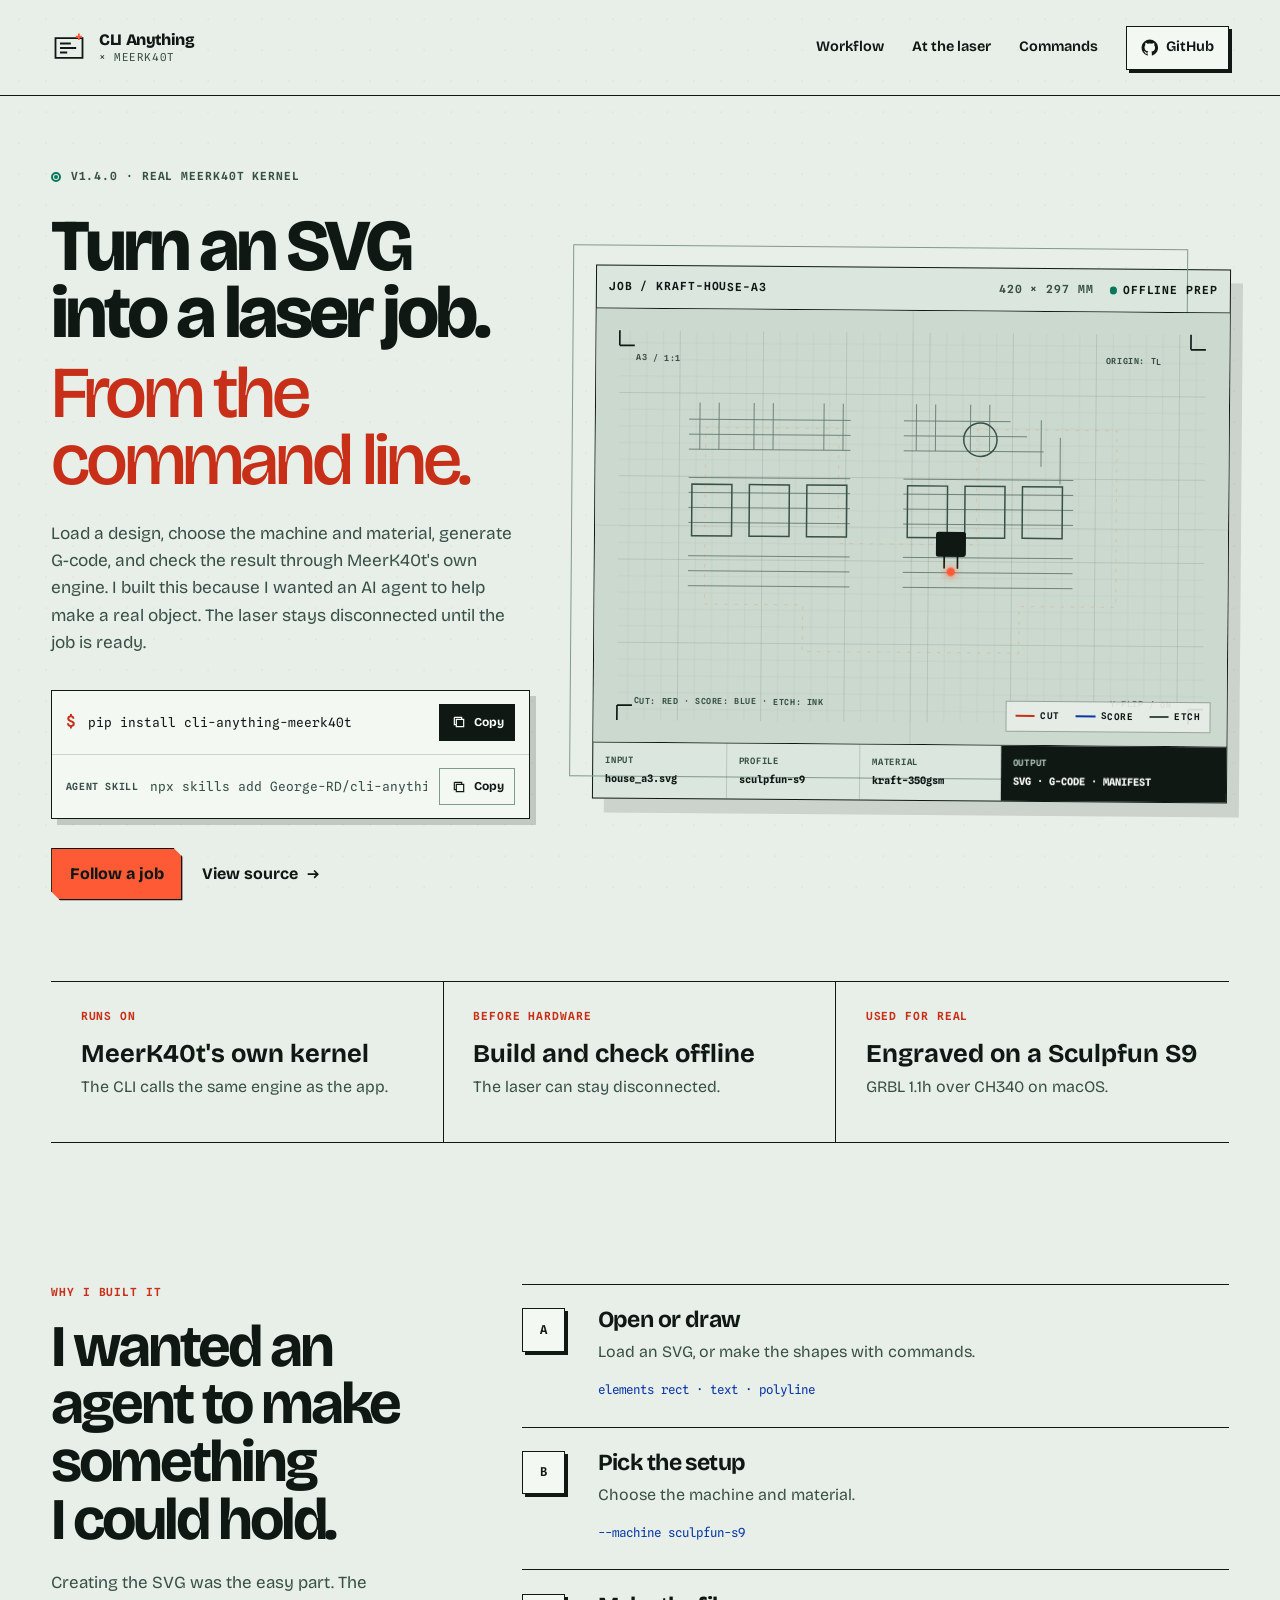
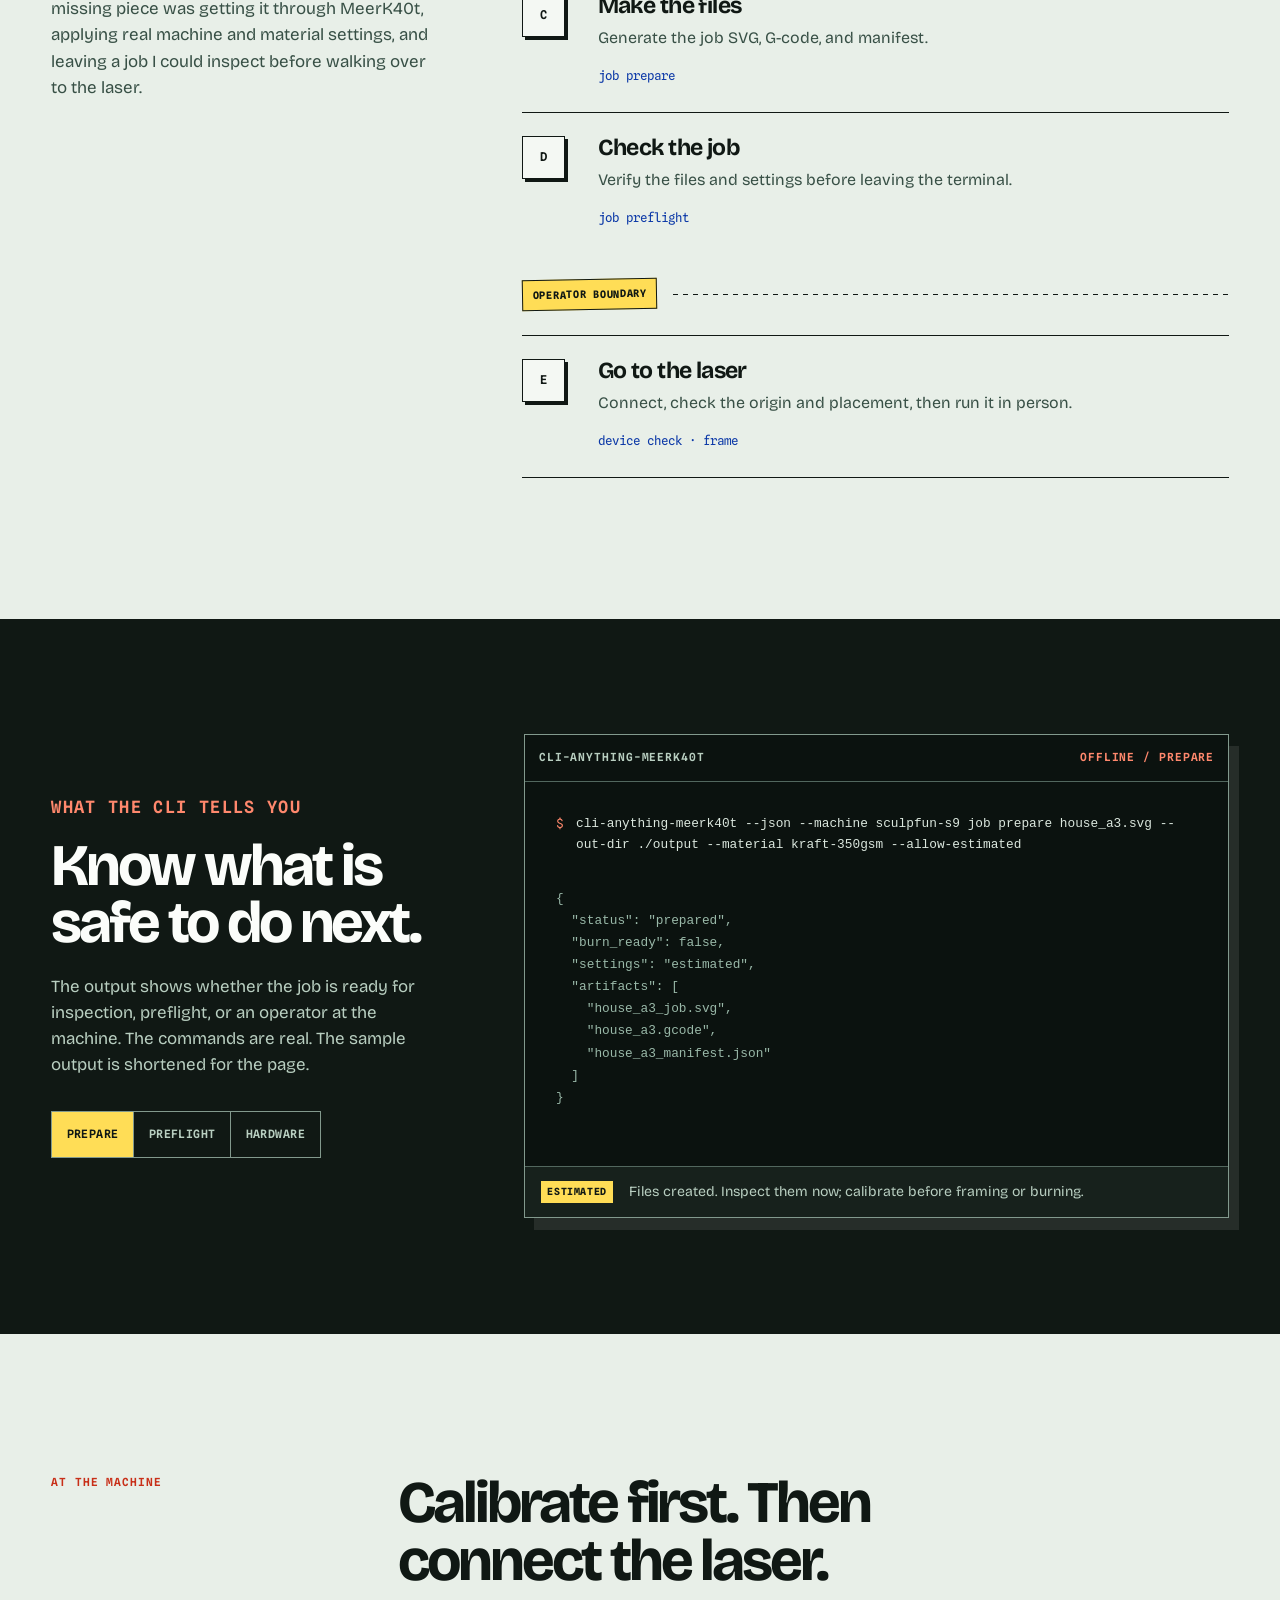
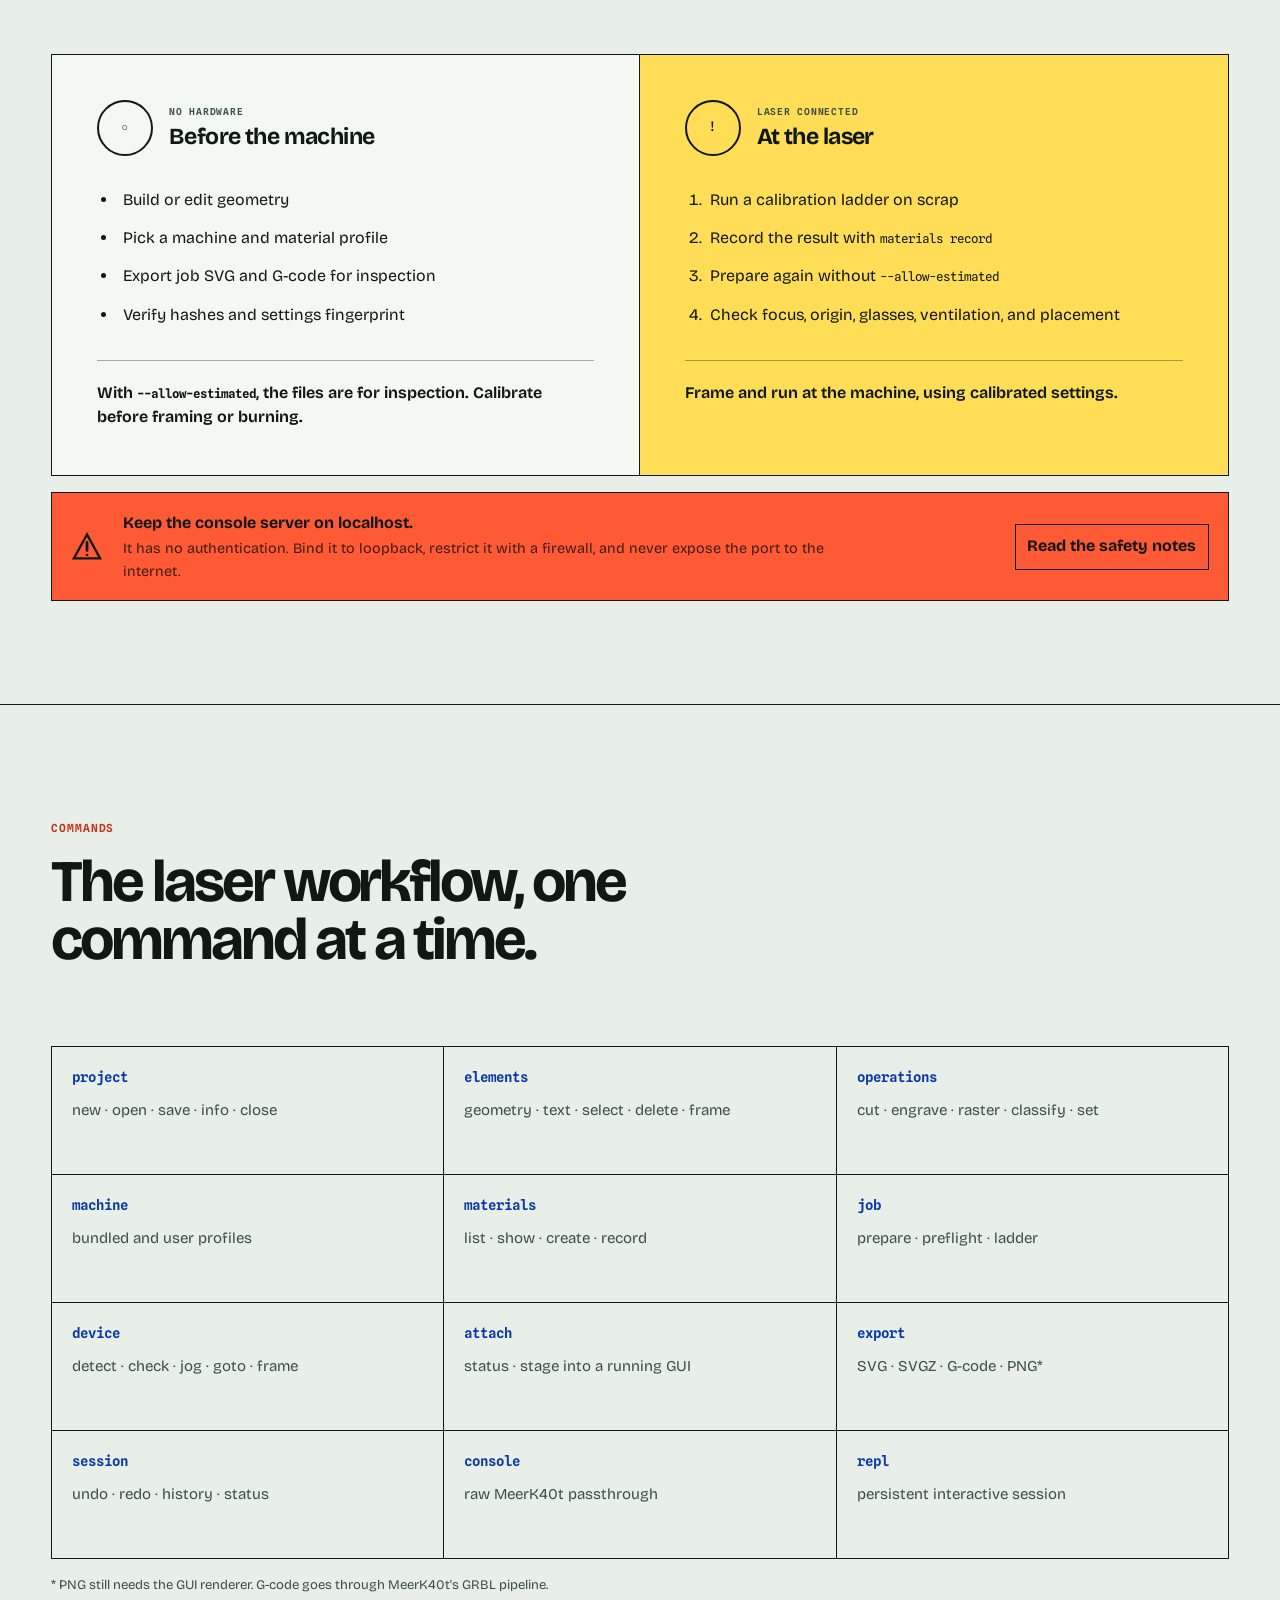
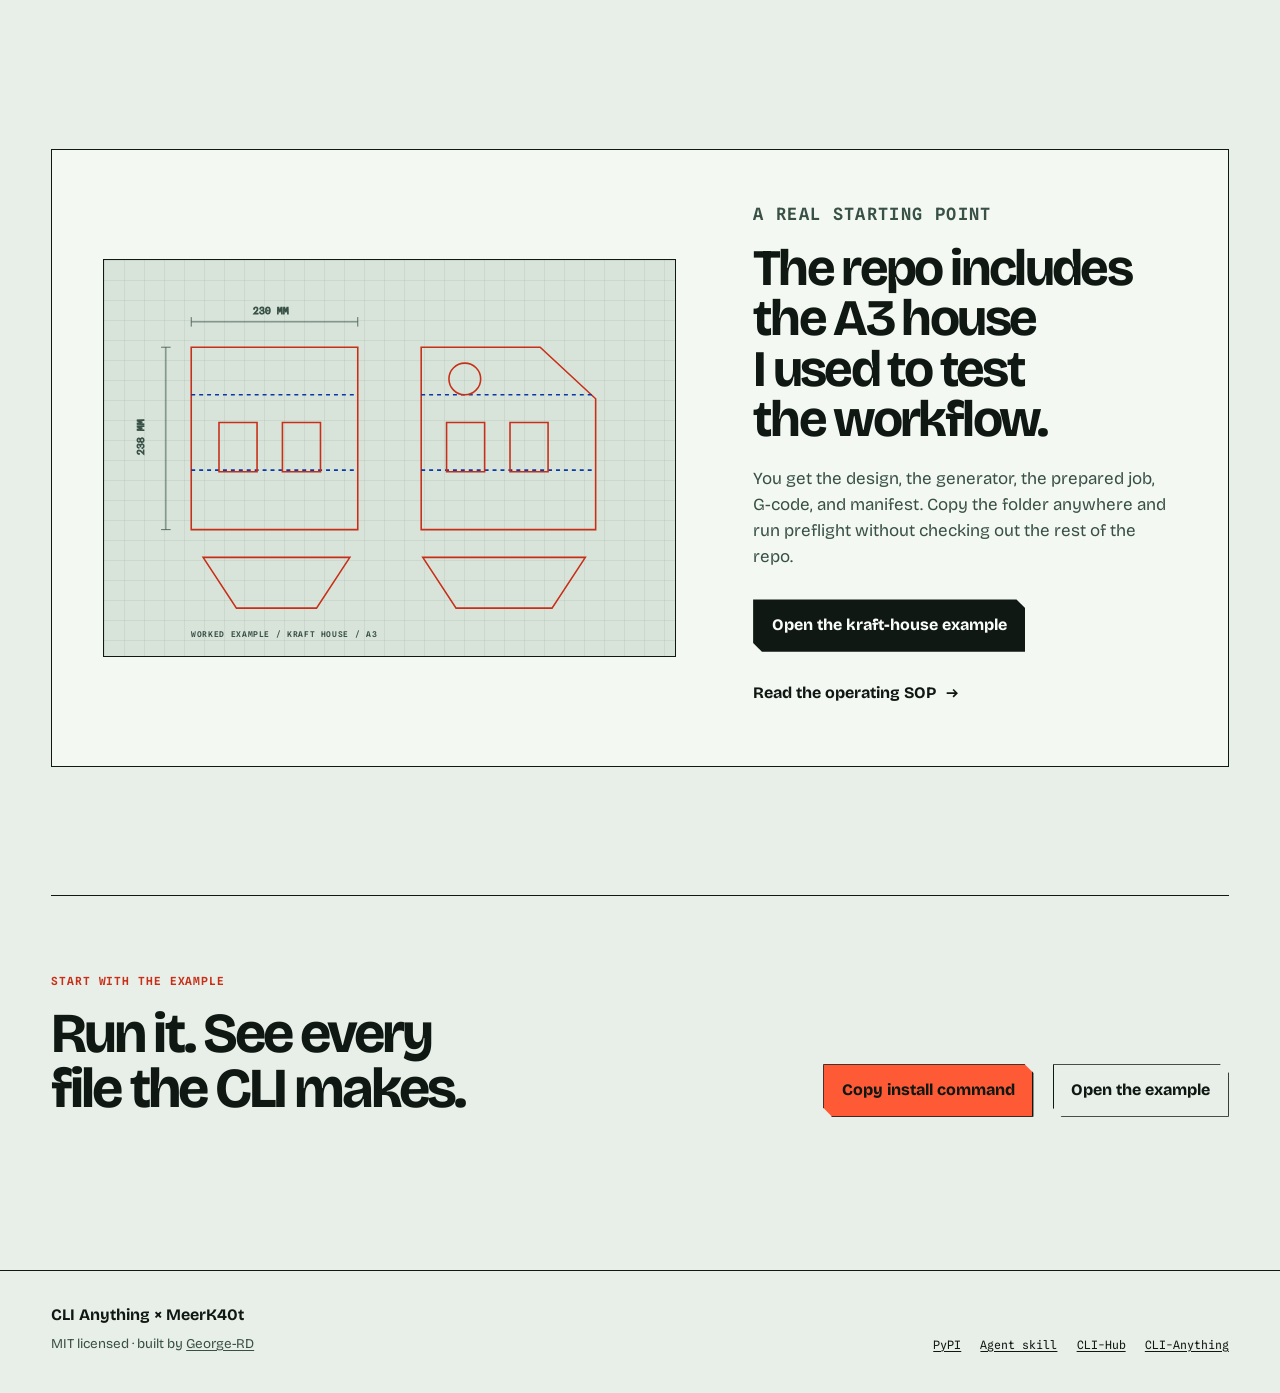
<file: docs/index.html>
<!doctype html>
<html lang="en">
<head>
  <meta charset="utf-8">
  <meta name="viewport" content="width=device-width, initial-scale=1">
  <meta name="theme-color" content="#e8efe8">
  <meta name="color-scheme" content="light">
  <title>Turn SVGs into MeerK40t laser jobs from the command line</title>
  <meta name="description" content="Turn SVGs into checked MeerK40t laser jobs from a terminal or AI agent. Generate G-code, manifests, and preflight results before connecting the laser.">
  <link rel="canonical" href="https://george-rd.github.io/cli-anything-meerk40t/">
  <meta property="og:type" content="website">
  <meta property="og:title" content="Turn SVGs into MeerK40t laser jobs">
  <meta property="og:description" content="Generate G-code, manifests, and preflight results before connecting the laser.">
  <meta property="og:url" content="https://george-rd.github.io/cli-anything-meerk40t/">
  <meta property="og:image" content="https://george-rd.github.io/cli-anything-meerk40t/og.png">
  <meta name="twitter:card" content="summary_large_image">
  <meta name="twitter:title" content="Turn SVGs into MeerK40t laser jobs">
  <meta name="twitter:description" content="A command line for taking an SVG through MeerK40t and into a checked laser job.">
  <meta name="twitter:image" content="https://george-rd.github.io/cli-anything-meerk40t/og.png">
  <link rel="icon" href="./favicon.svg" type="image/svg+xml">
  <link rel="manifest" href="./site.webmanifest">
  <link rel="preconnect" href="https://fonts.googleapis.com">
  <link rel="preconnect" href="https://fonts.gstatic.com" crossorigin>
  <link href="https://fonts.googleapis.com/css2?family=Bricolage+Grotesque:opsz,wght@12..96,400..800&amp;family=Spline+Sans+Mono:wght@400;500;600&amp;display=swap" rel="stylesheet">
  <link rel="stylesheet" href="./styles.css">
  <script src="./script.js" defer></script>
</head>
<body>
  <!--
  THESIS: Show a real SVG becoming a checked MeerK40t job before anyone connects the machine.
  OWN-WORLD: Cool workshop stock, registration marks, cut/etch inks, clipped controls, and one moving laser head.
  STORY: See what the tool does, why it exists, and every file it creates before installing it.
  FIRST VIEWPORT: Copy and install action at left; a working A3 laser-bed dossier at right; GitHub remains visible in the header.
  FORM: Persuade surface staged as an operator job sheet, with the mechanism demonstrated before feature explanation.
  -->

  <a class="skip-link" href="#main">Skip to content</a>
  <div class="scroll-meter" aria-hidden="true"><span></span></div>
  <div class="paper-noise" aria-hidden="true"></div>

  <header class="site-header">
    <a class="brand" href="#top" aria-label="CLI Anything MeerK40t home">
      <svg class="brand-mark" viewBox="0 0 40 40" aria-hidden="true">
        <path d="M5 9h30v22H5z" fill="none" stroke="currentColor" stroke-width="2"/>
        <path d="M10 15h12M10 20h18M10 25h8" fill="none" stroke="currentColor" stroke-width="2"/>
        <path d="M31 4v7M27.5 7.5h7" fill="none" stroke="var(--signal)" stroke-width="2"/>
      </svg>
      <span class="brand-copy">
        <strong>CLI Anything</strong>
        <span>× MeerK40t</span>
      </span>
    </a>

    <nav class="main-nav" aria-label="Primary navigation">
      <a href="#workflow">Workflow</a>
      <a href="#safety">At the laser</a>
      <a href="#commands">Commands</a>
      <a class="nav-github" href="https://github.com/George-RD/cli-anything-meerk40t">
        <svg viewBox="0 0 24 24" aria-hidden="true"><path fill="currentColor" d="M12 .8a11.2 11.2 0 0 0-3.54 21.83c.56.1.77-.24.77-.54v-2.17c-3.13.68-3.79-1.33-3.79-1.33-.51-1.3-1.25-1.65-1.25-1.65-1.02-.7.08-.68.08-.68 1.13.08 1.72 1.16 1.72 1.16 1 1.72 2.63 1.22 3.27.93.1-.73.39-1.22.71-1.5-2.5-.28-5.13-1.25-5.13-5.55 0-1.23.44-2.23 1.16-3.02-.12-.28-.5-1.43.11-2.98 0 0 .95-.3 3.08 1.15A10.7 10.7 0 0 1 12 6.27c.95 0 1.9.13 2.8.38 2.14-1.45 3.08-1.15 3.08-1.15.62 1.55.23 2.7.12 2.98.72.79 1.15 1.8 1.15 3.02 0 4.31-2.64 5.26-5.15 5.54.4.35.76 1.04.76 2.1v2.95c0 .3.2.65.77.54A11.2 11.2 0 0 0 12 .8Z"/></svg>
        <span>GitHub</span>
      </a>
    </nav>
  </header>

  <main id="main">
    <section class="hero" id="top">
      <div class="hero-copy">
        <p class="status-line"><span class="status-pulse" aria-hidden="true"></span> v1.4.0 · real MeerK40t kernel</p>
        <h1>Turn an SVG into a laser job. <em>From the command line.</em></h1>
        <p class="hero-intro">Load a design, choose the machine and material, generate G-code, and check the result through MeerK40t's own engine. I built this because I wanted an AI agent to help make a real object. The laser stays disconnected until the job is ready.</p>

        <div class="install-stack" aria-label="Installation commands">
          <div class="install-line">
            <span class="prompt" aria-hidden="true">$</span>
            <code>pip install cli-anything-meerk40t</code>
            <button class="copy-button" type="button" data-copy="pip install cli-anything-meerk40t" aria-label="Copy pip install command">
              <svg viewBox="0 0 24 24" aria-hidden="true"><path d="M8 8h11v11H8zM5 5h11v3M5 5v11h3" fill="none" stroke="currentColor" stroke-width="1.8"/></svg>
              <span>Copy</span>
            </button>
          </div>
          <div class="skill-install">
            <span>Agent skill</span>
            <code>npx skills add George-RD/cli-anything-meerk40t --skill cli-anything-meerk40t -g -y</code>
            <button class="copy-button copy-button--quiet" type="button" data-copy="npx skills add George-RD/cli-anything-meerk40t --skill cli-anything-meerk40t -g -y" aria-label="Copy agent skill install command">
              <svg viewBox="0 0 24 24" aria-hidden="true"><path d="M8 8h11v11H8zM5 5h11v3M5 5v11h3" fill="none" stroke="currentColor" stroke-width="1.8"/></svg>
              <span>Copy</span>
            </button>
          </div>
        </div>

        <div class="hero-actions">
          <a class="button button--primary" href="#workflow">Follow a job</a>
          <a class="text-link" href="https://github.com/George-RD/cli-anything-meerk40t">
            View source
            <svg viewBox="0 0 20 20" aria-hidden="true"><path d="M4 10h11M11 6l4 4-4 4" fill="none" stroke="currentColor" stroke-width="1.8"/></svg>
          </a>
        </div>
      </div>

      <div class="laser-dossier" aria-label="Animated illustration of a laser job moving from SVG through preparation and preflight">
        <div class="dossier-topbar">
          <span>JOB / KRAFT-HOUSE-A3</span>
          <span class="registration">420 × 297 MM</span>
          <span class="job-state"><i aria-hidden="true"></i> OFFLINE PREP</span>
        </div>

        <div class="laser-bed">
          <svg class="job-art" viewBox="0 0 760 520" role="img" aria-labelledby="job-art-title job-art-desc">
            <title id="job-art-title">A3 laser job sheet</title>
            <desc id="job-art-desc">A stylised cut sheet for the repository's kraft house example with a moving laser head and cut, score, and etch paths.</desc>
            <defs>
              <pattern id="minorGrid" width="20" height="20" patternUnits="userSpaceOnUse">
                <path d="M20 0H0V20" fill="none" stroke="currentColor" stroke-opacity=".09" stroke-width="1"/>
              </pattern>
              <pattern id="majorGrid" width="100" height="100" patternUnits="userSpaceOnUse">
                <rect width="100" height="100" fill="url(#minorGrid)"/>
                <path d="M100 0H0V100" fill="none" stroke="currentColor" stroke-opacity=".18" stroke-width="1"/>
              </pattern>
              <filter id="beamGlow" x="-100%" y="-100%" width="300%" height="300%">
                <feGaussianBlur stdDeviation="5" result="blur"/>
                <feMerge><feMergeNode in="blur"/><feMergeNode in="SourceGraphic"/></feMerge>
              </filter>
              <path id="laserRoute" d="M132 142H292V280H458V142H626V354H510V410H250V354H132Z"/>
            </defs>

            <rect x="28" y="26" width="704" height="468" rx="2" fill="url(#majorGrid)" class="bed-grid"/>
            <path d="M28 44h18M28 26v18M714 26v18M714 44h18M28 476h18M28 494v-18M714 494v-18M714 476h18" class="registration-marks"/>

            <g class="sheet-labels" aria-hidden="true">
              <text x="48" y="62">A3 / 1:1</text>
              <text x="612" y="62">ORIGIN: TL</text>
              <text x="48" y="474">CUT: RED · SCORE: BLUE · ETCH: INK</text>
              <text x="620" y="474">Y-FLIP / ON</text>
            </g>

            <g class="house-parts" fill="none">
              <path class="cut-path cut-path--one" pathLength="1" d="M94 112h230v238H94z"/>
              <path class="cut-path cut-path--two" pathLength="1" d="M350 112h166l78 72v166H350z"/>
              <path class="cut-path cut-path--three" pathLength="1" d="M100 382h212l-48 74H148z"/>
              <path class="cut-path cut-path--four" pathLength="1" d="M350 382h232l-48 74H398z"/>

              <path class="score-path score-path--one" pathLength="1" d="M94 184h230M94 278h230M350 184h244M350 278h244"/>
              <path class="score-path score-path--two" pathLength="1" d="M166 112v238M252 112v238M430 112v238M516 112v238"/>

              <g class="etch-paths">
                <path d="M112 132h194M112 150h194M112 168h194M112 202h194M112 220h194M112 238h194M112 256h194M112 296h194M112 314h194M112 332h194"/>
                <path d="M370 132h128M370 150h148M370 168h168M370 202h204M370 220h204M370 238h204M370 256h204M370 296h204M370 314h204M370 332h204"/>
                <path d="M125 112v56M148 112v56M190 112v56M213 112v56M274 112v56M297 112v56"/>
                <path d="M385 112v56M408 112v56M450 112v56M473 112v56M535 130v56M558 151v56"/>
              </g>

              <g class="openings">
                <rect x="116" y="210" width="48" height="62"/>
                <rect x="185" y="210" width="48" height="62"/>
                <rect x="254" y="210" width="48" height="62"/>
                <rect x="375" y="210" width="48" height="62"/>
                <rect x="444" y="210" width="48" height="62"/>
                <rect x="513" y="210" width="48" height="62"/>
                <path d="M442 154a20 20 0 1 0 40 0 20 20 0 1 0-40 0"/>
              </g>
            </g>

            <path d="M132 142H292V280H458V142H626V354H510V410H250V354H132Z" class="route-guide"/>

            <g class="laser-head">
              <rect x="-17" y="-14" width="34" height="28" rx="2"/>
              <path d="M-8 14v15M8 14v15"/>
              <circle r="4" cy="33" class="laser-dot" filter="url(#beamGlow)"/>
              <animateMotion dur="11s" repeatCount="indefinite" rotate="auto">
                <mpath href="#laserRoute"/>
              </animateMotion>
            </g>
          </svg>

          <div class="operation-key" aria-hidden="true">
            <span><i class="key-cut"></i> CUT</span>
            <span><i class="key-score"></i> SCORE</span>
            <span><i class="key-etch"></i> ETCH</span>
          </div>
        </div>

        <div class="dossier-footer">
          <div>
            <span>INPUT</span>
            <strong>house_a3.svg</strong>
          </div>
          <div>
            <span>PROFILE</span>
            <strong>sculpfun-s9</strong>
          </div>
          <div>
            <span>MATERIAL</span>
            <strong>kraft-350gsm</strong>
          </div>
          <div class="dossier-output">
            <span>OUTPUT</span>
            <strong>SVG · G-CODE · MANIFEST</strong>
          </div>
        </div>
      </div>
    </section>

    <section class="proof-band" aria-label="Project facts">
      <div>
        <span class="proof-label">Runs on</span>
        <strong>MeerK40t's own kernel</strong>
        <p>The CLI calls the same engine as the app.</p>
      </div>
      <div>
        <span class="proof-label">Before hardware</span>
        <strong>Build and check offline</strong>
        <p>The laser can stay disconnected.</p>
      </div>
      <div>
        <span class="proof-label">Used for real</span>
        <strong>Engraved on a Sculpfun S9</strong>
        <p>GRBL 1.1h over CH340 on macOS.</p>
      </div>
    </section>

    <section class="mechanism" id="workflow">
      <div class="section-lead">
        <p class="section-kicker">Why I built it</p>
        <h2>I wanted an agent to make something I could hold.</h2>
        <p>Creating the SVG was the easy part. The missing piece was getting it through MeerK40t, applying real machine and material settings, and leaving a job I could inspect before walking over to the laser.</p>
      </div>

      <ol class="job-flow" aria-label="Laser job workflow">
        <li>
          <span class="flow-index">A</span>
          <div>
            <h3>Open or draw</h3>
            <p>Load an SVG, or make the shapes with commands.</p>
            <code>elements rect · text · polyline</code>
          </div>
        </li>
        <li>
          <span class="flow-index">B</span>
          <div>
            <h3>Pick the setup</h3>
            <p>Choose the machine and material.</p>
            <code>--machine sculpfun-s9</code>
          </div>
        </li>
        <li>
          <span class="flow-index">C</span>
          <div>
            <h3>Make the files</h3>
            <p>Generate the job SVG, G-code, and manifest.</p>
            <code>job prepare</code>
          </div>
        </li>
        <li>
          <span class="flow-index">D</span>
          <div>
            <h3>Check the job</h3>
            <p>Verify the files and settings before leaving the terminal.</p>
            <code>job preflight</code>
          </div>
        </li>
        <li class="human-boundary">
          <span class="boundary-tag">Operator boundary</span>
          <span class="boundary-line" aria-hidden="true"></span>
        </li>
        <li>
          <span class="flow-index">E</span>
          <div>
            <h3>Go to the laser</h3>
            <p>Connect, check the origin and placement, then run it in person.</p>
            <code>device check · frame</code>
          </div>
        </li>
      </ol>
    </section>

    <section class="terminal-lab" aria-labelledby="terminal-title">
      <div class="terminal-copy">
        <p class="section-kicker">What the CLI tells you</p>
        <h2 id="terminal-title">Know what is safe to do next.</h2>
        <p>The output shows whether the job is ready for inspection, preflight, or an operator at the machine. The commands are real. The sample output is shortened for the page.</p>

        <div class="command-tabs" role="tablist" aria-label="Command examples">
          <button type="button" role="tab" id="tab-prepare" aria-controls="command-panel" aria-selected="true" tabindex="0" data-command="prepare">Prepare</button>
          <button type="button" role="tab" id="tab-preflight" aria-controls="command-panel" aria-selected="false" tabindex="-1" data-command="preflight">Preflight</button>
          <button type="button" role="tab" id="tab-hardware" aria-controls="command-panel" aria-selected="false" tabindex="-1" data-command="hardware">Hardware</button>
        </div>
      </div>

      <div class="terminal-window" id="command-panel" role="tabpanel" aria-labelledby="tab-prepare" tabindex="0">
        <div class="terminal-bar">
          <span>cli-anything-meerk40t</span>
          <span class="terminal-mode" data-terminal-mode>OFFLINE / PREPARE</span>
        </div>
        <div class="terminal-body">
          <p class="terminal-command"><span aria-hidden="true">$</span><code data-terminal-command>cli-anything-meerk40t --json --machine sculpfun-s9 job prepare house_a3.svg --out-dir ./output --material kraft-350gsm --allow-estimated</code></p>
          <pre aria-live="polite"><code data-terminal-output>{
  "status": "prepared",
  "burn_ready": false,
  "settings": "estimated",
  "artifacts": [
    "house_a3_job.svg",
    "house_a3.gcode",
    "house_a3_manifest.json"
  ]
}</code></pre>
        </div>
        <div class="terminal-note" data-terminal-note>
          <span>ESTIMATED</span>
          <p>Files created. Inspect them now; calibrate before framing or burning.</p>
        </div>
      </div>
    </section>

    <section class="safety" id="safety">
      <div class="safety-heading">
        <p class="section-kicker">At the machine</p>
        <h2>Calibrate first. Then connect the laser.</h2>
      </div>

      <div class="safety-grid">
        <article class="safety-lane safety-lane--offline">
          <div class="lane-heading">
            <span class="lane-symbol" aria-hidden="true">○</span>
            <div><span>NO HARDWARE</span><h3>Before the machine</h3></div>
          </div>
          <ul>
            <li>Build or edit geometry</li>
            <li>Pick a machine and material profile</li>
            <li>Export job SVG and G-code for inspection</li>
            <li>Verify hashes and settings fingerprint</li>
          </ul>
          <p class="lane-command">With <code>--allow-estimated</code>, the files are for inspection. Calibrate before framing or burning.</p>
        </article>

        <article class="safety-lane safety-lane--operator">
          <div class="lane-heading">
            <span class="lane-symbol" aria-hidden="true">!</span>
            <div><span>LASER CONNECTED</span><h3>At the laser</h3></div>
          </div>
          <ol>
            <li>Run a calibration ladder on scrap</li>
            <li>Record the result with <code>materials record</code></li>
            <li>Prepare again without <code>--allow-estimated</code></li>
            <li>Check focus, origin, glasses, ventilation, and placement</li>
          </ol>
          <p class="lane-command">Frame and run at the machine, using calibrated settings.</p>
        </article>
      </div>

      <aside class="network-warning">
        <svg viewBox="0 0 28 28" aria-hidden="true"><path d="M14 3 2.5 24h23L14 3Z" fill="none" stroke="currentColor" stroke-width="2"/><path d="M14 10v7M14 21h.01" fill="none" stroke="currentColor" stroke-width="2.4" stroke-linecap="round"/></svg>
        <div>
          <strong>Keep the console server on localhost.</strong>
          <p>It has no authentication. Bind it to loopback, restrict it with a firewall, and never expose the port to the internet.</p>
        </div>
        <a href="https://github.com/George-RD/cli-anything-meerk40t/blob/main/skills/cli-anything-meerk40t/references/gui-operation.md">Read the safety notes</a>
      </aside>
    </section>

    <section class="capabilities" id="commands">
      <div class="section-lead section-lead--compact">
        <p class="section-kicker">Commands</p>
        <h2>The laser workflow, one command at a time.</h2>
      </div>

      <dl class="command-grid">
        <div><dt>project</dt><dd>new · open · save · info · close</dd></div>
        <div><dt>elements</dt><dd>geometry · text · select · delete · frame</dd></div>
        <div><dt>operations</dt><dd>cut · engrave · raster · classify · set</dd></div>
        <div><dt>machine</dt><dd>bundled and user profiles</dd></div>
        <div><dt>materials</dt><dd>list · show · create · record</dd></div>
        <div><dt>job</dt><dd>prepare · preflight · ladder</dd></div>
        <div><dt>device</dt><dd>detect · check · jog · goto · frame</dd></div>
        <div><dt>attach</dt><dd>status · stage into a running GUI</dd></div>
        <div><dt>export</dt><dd>SVG · SVGZ · G-code · PNG*</dd></div>
        <div><dt>session</dt><dd>undo · redo · history · status</dd></div>
        <div><dt>console</dt><dd>raw MeerK40t passthrough</dd></div>
        <div><dt>repl</dt><dd>persistent interactive session</dd></div>
      </dl>
      <p class="command-footnote">* PNG still needs the GUI renderer. G-code goes through MeerK40t's GRBL pipeline.</p>
    </section>

    <section class="example-section">
      <div class="example-visual" aria-hidden="true">
        <svg viewBox="0 0 720 500">
          <g fill="none" stroke="currentColor" stroke-width="2">
            <path d="M110 110h210v230H110zM400 110h150l70 65v165H400z"/>
            <path d="M125 375h185l-42 64H167zM402 375h205l-42 64H444z"/>
            <path d="M110 170h210M110 265h210M400 170h220M400 265h220" class="example-score"/>
            <path d="M145 205h48v62h-48zM225 205h48v62h-48zM432 205h48v62h-48zM512 205h48v62h-48z"/>
            <path d="M435 150a20 20 0 1 0 40 0 20 20 0 1 0-40 0"/>
          </g>
          <g class="example-dimensions">
            <path d="M110 78h210M110 72v12M320 72v12"/>
            <text x="188" y="68">230 MM</text>
            <path d="M78 110v230M72 110h12M72 340h12"/>
            <text x="50" y="246" transform="rotate(-90 50 246)">238 MM</text>
          </g>
          <text x="110" y="475" class="example-stamp">WORKED EXAMPLE / KRAFT HOUSE / A3</text>
        </svg>
      </div>

      <div class="example-copy">
        <p class="section-kicker">A real starting point</p>
        <h2>The repo includes the A3 house I used to test the workflow.</h2>
        <p>You get the design, the generator, the prepared job, G-code, and manifest. Copy the folder anywhere and run preflight without checking out the rest of the repo.</p>
        <div class="example-links">
          <a class="button button--secondary" href="https://github.com/George-RD/cli-anything-meerk40t/tree/main/examples/kraft-house">Open the kraft-house example</a>
          <a class="text-link" href="https://github.com/George-RD/cli-anything-meerk40t/blob/main/MEERK40T.md">Read the operating SOP <svg viewBox="0 0 20 20" aria-hidden="true"><path d="M4 10h11M11 6l4 4-4 4" fill="none" stroke="currentColor" stroke-width="1.8"/></svg></a>
        </div>
      </div>
    </section>

    <section class="final-cta">
      <div>
        <p class="section-kicker">Start with the example</p>
        <h2>Run it. See every file the CLI makes.</h2>
      </div>
      <div class="final-actions">
        <button class="button button--primary copy-install-final" type="button" data-copy="pip install cli-anything-meerk40t">Copy install command</button>
        <a class="button button--ghost" href="https://github.com/George-RD/cli-anything-meerk40t/tree/main/examples/kraft-house">Open the example</a>
      </div>
    </section>
  </main>

  <footer class="site-footer">
    <div>
      <strong>CLI Anything × MeerK40t</strong>
      <span>MIT licensed · built by <a href="https://github.com/George-RD">George-RD</a></span>
    </div>
    <div class="footer-links">
      <a href="https://pypi.org/project/cli-anything-meerk40t/">PyPI</a>
      <a href="https://github.com/George-RD/cli-anything-meerk40t/blob/main/skills/cli-anything-meerk40t/SKILL.md">Agent skill</a>
      <a href="https://clianything.cc/">CLI-Hub</a>
      <a href="https://github.com/HKUDS/CLI-Anything">CLI-Anything</a>
    </div>
  </footer>

  <div class="toast" role="status" aria-live="polite" aria-atomic="true" hidden>Copied</div>
</body>
</html>
</file>
<file: docs/styles.css>
@import url("./styles-part-1.css");
@import url("./styles-part-2.css");
@import url("./styles-part-3.css");
@import url("./styles-part-4.css");
@import url("./styles-part-5.css");
</file>
